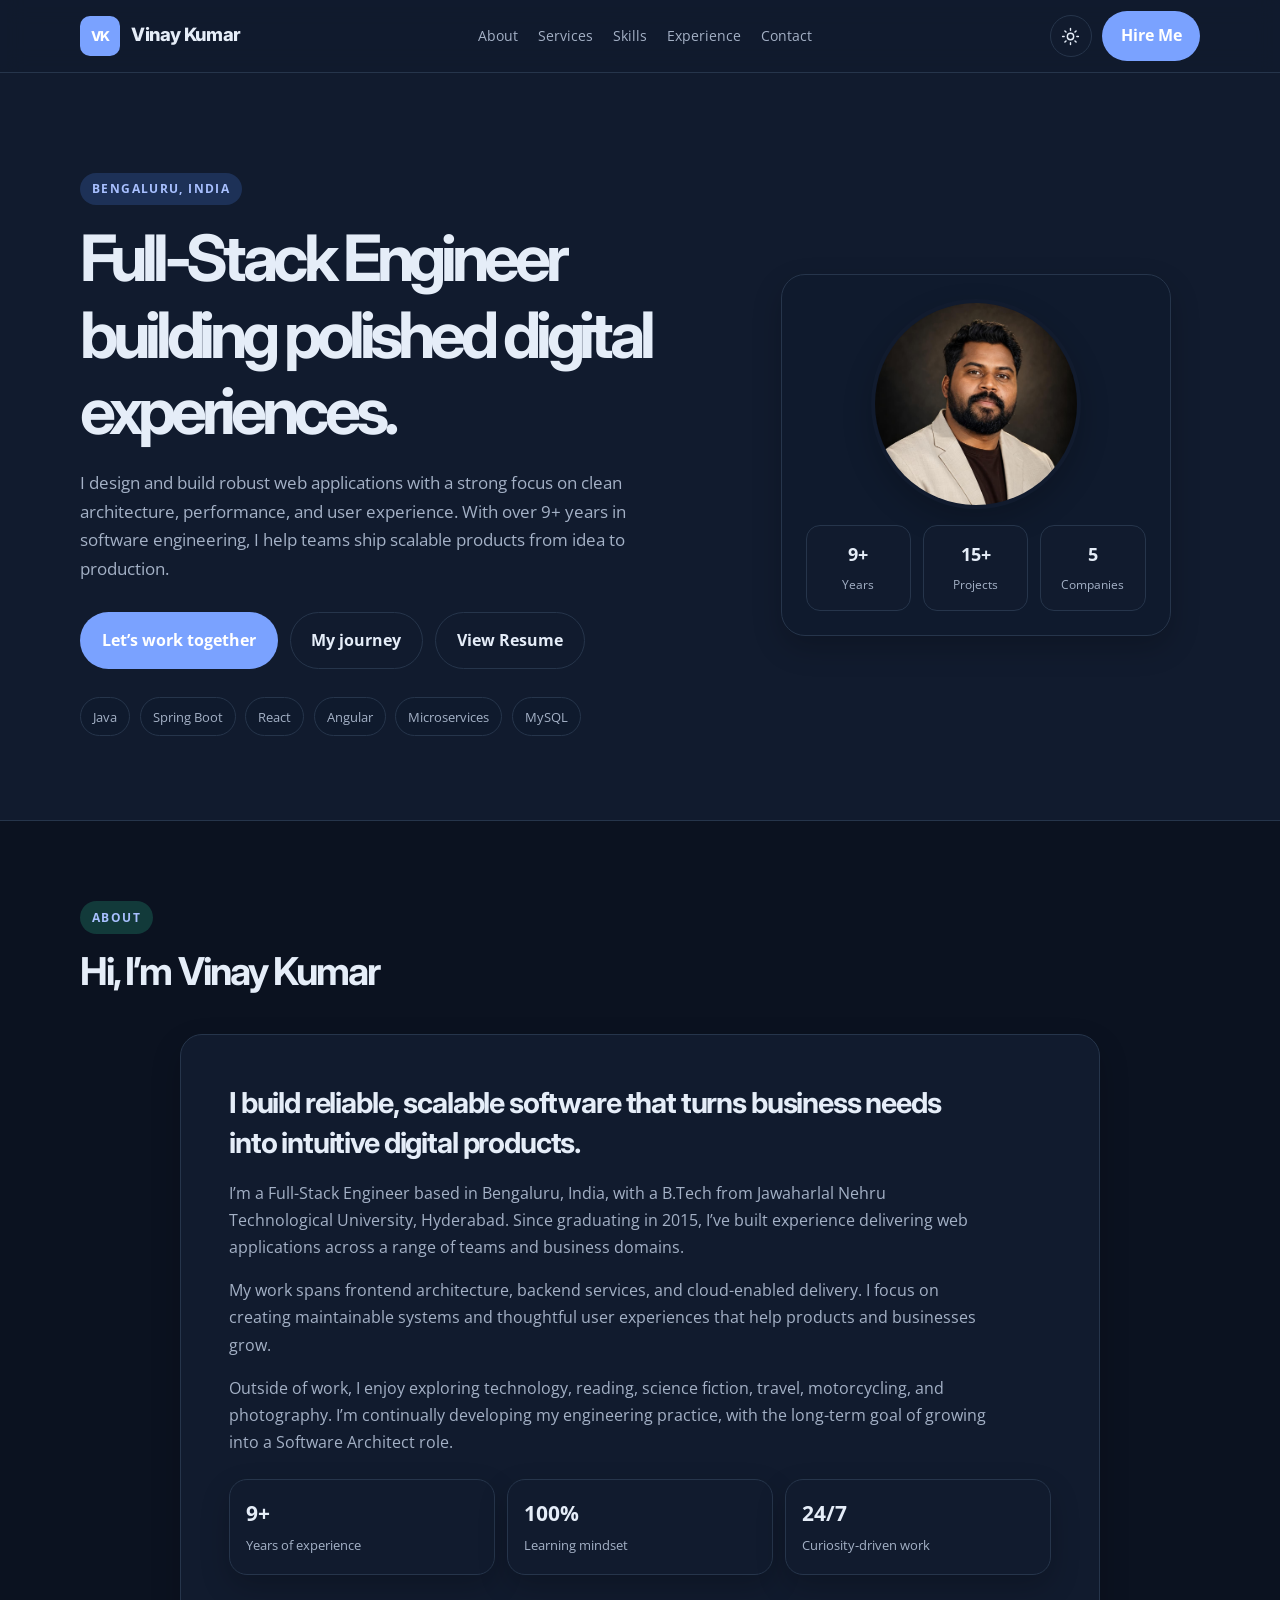
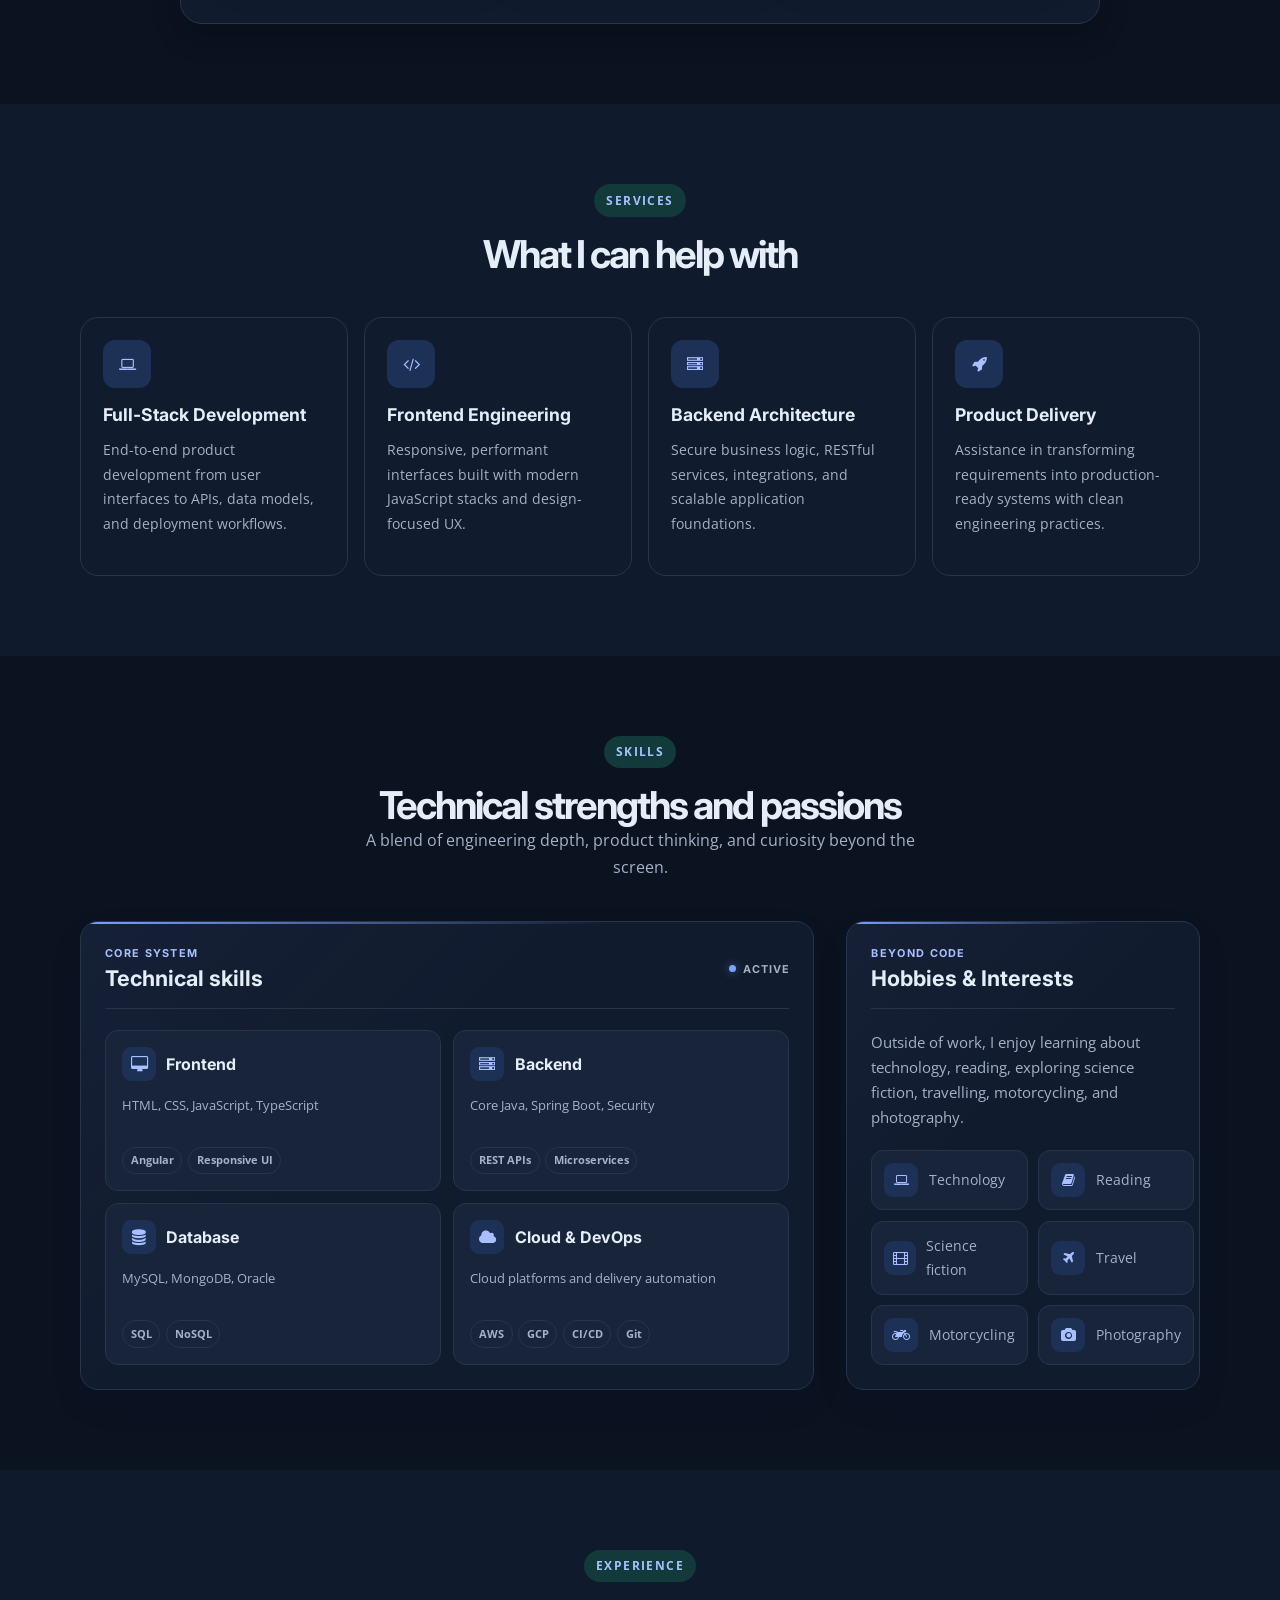
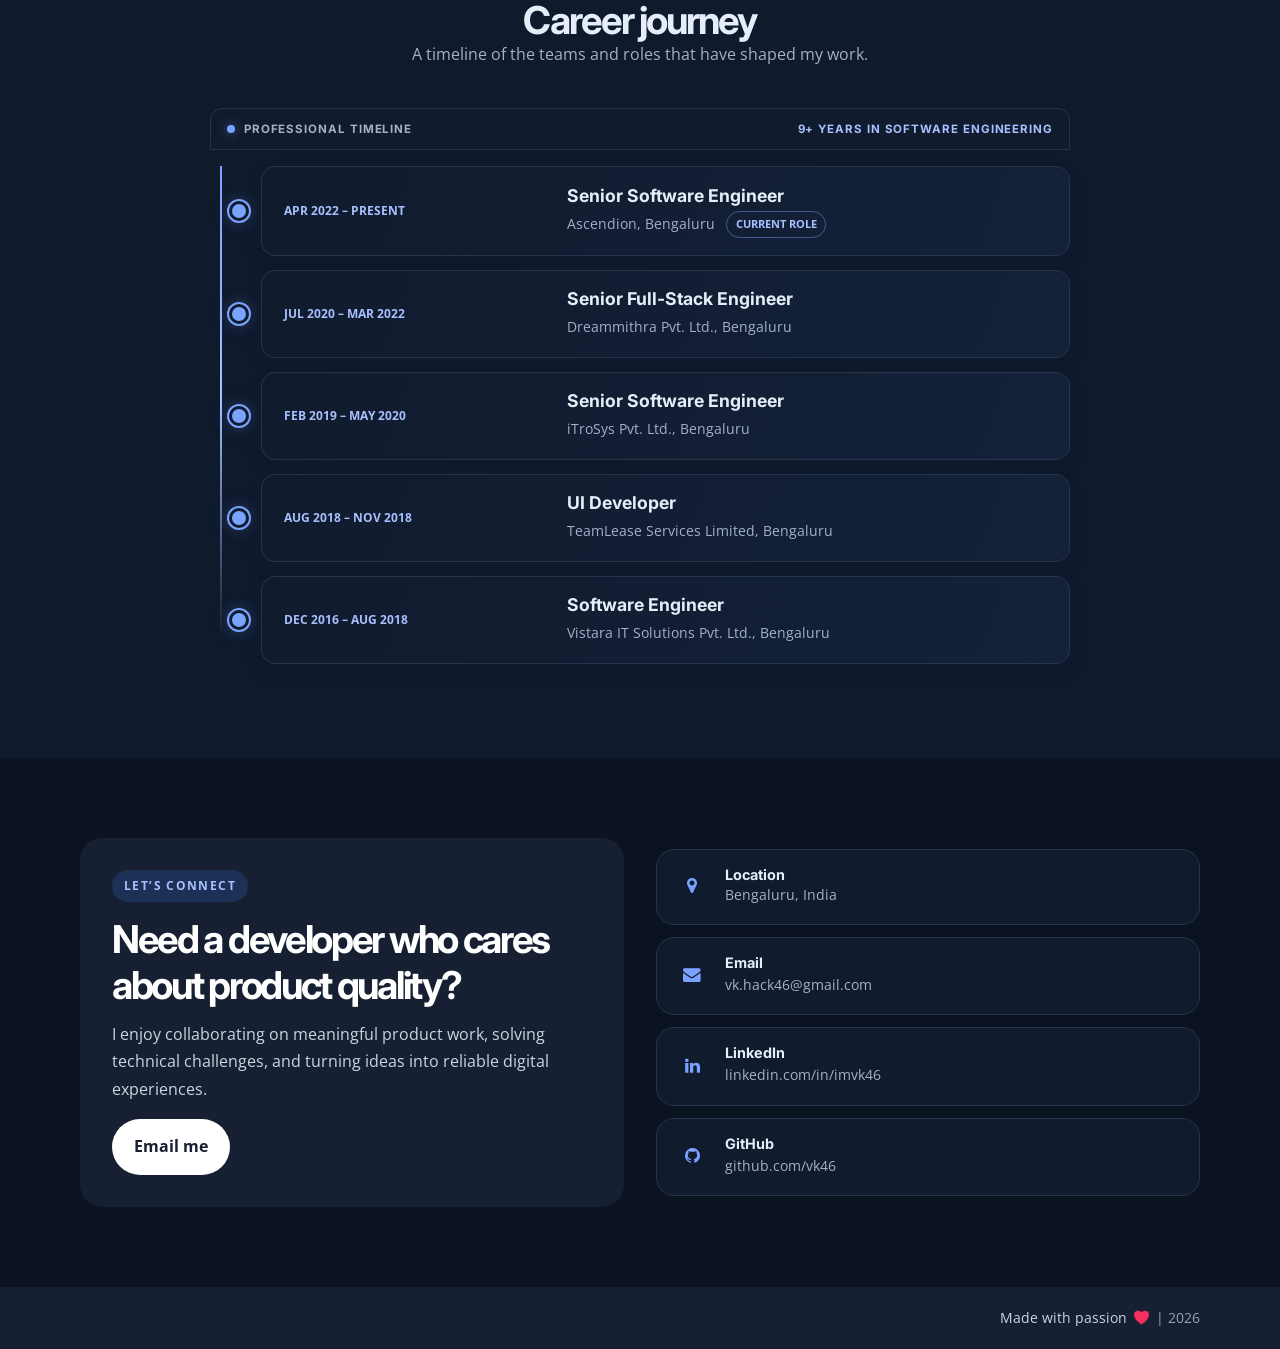
<file: index.html>
﻿<!DOCTYPE html>
<html lang="en">
<head>
    <meta charset="UTF-8" />
    <meta name="viewport" content="width=device-width, initial-scale=1.0" />
    <meta name="description" content="Vinay Kumar's portfolio showcasing experience, services, and technical skills." />
    <meta name="theme-color" content="#0b1220" />
    <title>Vinay Kumar | Full-Stack Engineer</title>
    <link rel="icon" type="image/png" href="images/vk.jpg" />
    <link rel="preconnect" href="https://fonts.googleapis.com" />
    <link rel="preconnect" href="https://fonts.gstatic.com" crossorigin />
    <link href="https://fonts.googleapis.com/css2?family=Inter:wght@400;500;600;700;800;900&family=Open+Sans:wght@400;600;700&display=swap" rel="stylesheet" />
    <link rel="stylesheet" href="css/font-awesome.min.css" />
    <link rel="stylesheet" href="css/style.css?v=skill-category-cards" />
    <script src="script/index.js" defer></script>
</head>
<body data-theme="dark">
    <div class="reading-progress" aria-hidden="true"><span></span></div>
    <header class="site-header">
        <div class="container nav-shell">
            <a href="#home" class="brand" aria-label="Vinay Kumar home">
                <span>VK</span> Vinay Kumar
            </a>

            <nav class="main-nav" id="main-navigation" aria-label="Main navigation">
                <a href="#about">About</a>
                <a href="#services">Services</a>
                <a href="#skills">Skills</a>
                <a href="#experience">Experience</a>
                <a href="#contact">Contact</a>
            </nav>

            <div class="nav-actions">
                <button class="theme-toggle" type="button" aria-label="Switch to dark mode" title="Switch to dark mode" aria-pressed="false">
                    <svg class="moon-icon" viewBox="0 0 24 24" aria-hidden="true"><path d="M20.3 15.4A8.5 8.5 0 0 1 8.6 3.7 8.6 8.6 0 1 0 20.3 15.4Z" /></svg>
                    <svg class="sun-icon" viewBox="0 0 24 24" aria-hidden="true"><circle cx="12" cy="12" r="4" /><path d="M12 2v2m0 16v2M4.93 4.93l1.42 1.42m11.3 11.3 1.42 1.42M2 12h2m16 0h2M4.93 19.07l1.42-1.42m11.3-11.3 1.42-1.42" /></svg>
                </button>
                <button class="menu-toggle" type="button" aria-label="Open navigation menu" aria-controls="main-navigation" aria-expanded="false">
                    <svg viewBox="0 0 24 24" aria-hidden="true"><path d="M4 7h16M4 12h16M4 17h16" /></svg>
                </button>
                <a class="header-button" href="#contact">Hire Me</a>
            </div>
        </div>
    </header>

    <main>
        <section class="hero" id="home">
            <div class="container hero-grid">
                <div class="hero-copy">
                    <p class="eyebrow">Bengaluru, India</p>
                    <h1>Full-Stack Engineer building polished digital experiences.</h1>
                    <p class="lead">
                        I design and build robust web applications with a strong focus on clean architecture,
                        performance, and user experience. With over <span class="total_experience">8+</span> years in software engineering,
                        I help teams ship scalable products from idea to production.
                    </p>

                    <div class="hero-actions">
                        <a class="btn btn-primary" href="#contact">Let’s work together</a>
                        <a class="btn btn-secondary" href="#experience">My journey</a>
                        <a class="btn btn-secondary" href="https://drive.google.com/file/d/116qLX8tFyprcihuaOVSpHZegTStgeqz9/view?usp=drive_link" target="_blank" rel="noopener noreferrer">View Resume</a>
                    </div>

                    <ul class="tech-tags" aria-label="Core technologies">
                        <li>Java</li>
                        <li>Spring Boot</li>
                        <li>React</li>
                        <li>Angular</li>
                        <li>Microservices</li>
                        <li>MySQL</li>
                    </ul>
                </div>

                <div class="hero-visual">
                    <div class="profile-panel">
                        <div class="avatar-wrap">
                            <img src="images/about.jpg" alt="Vinay Kumar" />
                        </div>

                        <!-- <div class="presence-badge">
                            <span class="dot"></span>
                            Available for opportunities
                        </div> -->

                        <div class="mini-stats">
                            <div>
                                <strong class="total_experience">9+</strong>
                                <span>Years</span>
                            </div>
                            <div>
                                <strong>15+</strong>
                                <span>Projects</span>
                            </div>
                            <div>
                                <strong>5</strong>
                                <span>Companies</span>
                            </div>
                        </div>
                    </div>
                </div>
            </div>
        </section>

        <section class="section" id="about">
            <div class="container">
                <div class="section-heading">
                    <p class="eyebrow accent-dark">About</p>
                    <h2>Hi, I’m Vinay Kumar</h2>
                </div>

                <div class="about-layout">
                    <div class="about-copy">
                        <p>
                            <strong class="about-lead">I build reliable, scalable software that turns business needs into intuitive digital products.</strong>
                        </p>
                        <p>
                            I’m a Full-Stack Engineer based in Bengaluru, India, with a B.Tech from Jawaharlal
                            Nehru Technological University, Hyderabad. Since graduating in 2015, I’ve built
                            experience delivering web applications across a range of teams and business domains.
                        </p>
                        <p>
                            My work spans frontend architecture, backend services, and cloud-enabled delivery. I focus
                            on creating maintainable systems and thoughtful user experiences that help products and
                            businesses grow.
                        </p>
                        <p>
                            Outside of work, I enjoy exploring technology, reading, science fiction, travel,
                            motorcycling, and photography. I’m continually developing my engineering practice, with
                            the long-term goal of growing into a Software Architect role.
                        </p>

                        <div class="stat-blocks">
                            <div class="stat-box">
                                <strong class="total_experience">9+</strong>
                                <span>Years of experience</span>
                            </div>
                            <div class="stat-box">
                                <strong>100%</strong>
                                <span>Learning mindset</span>
                            </div>
                            <div class="stat-box">
                                <strong>24/7</strong>
                                <span>Curiosity-driven work</span>
                            </div>
                        </div>
                    </div>
                </div>
            </div>
        </section>

        <section class="section section-soft" id="services">
            <div class="container">
                <div class="section-heading centered">
                    <p class="eyebrow accent-dark">Services</p>
                    <h2>What I can help with</h2>
                </div>

                <div class="services-grid">
                    <article class="service-card">
                        <div class="icon-wrap">
                            <i class="fa fa-laptop"></i>
                        </div>
                        <h3>Full-Stack Development</h3>
                        <p>End-to-end product development from user interfaces to APIs, data models, and deployment workflows.</p>
                    </article>

                    <article class="service-card">
                        <div class="icon-wrap">
                            <i class="fa fa-code"></i>
                        </div>
                        <h3>Frontend Engineering</h3>
                        <p>Responsive, performant interfaces built with modern JavaScript stacks and design-focused UX.</p>
                    </article>

                    <article class="service-card">
                        <div class="icon-wrap">
                            <i class="fa fa-server"></i>
                        </div>
                        <h3>Backend Architecture</h3>
                        <p>Secure business logic, RESTful services, integrations, and scalable application foundations.</p>
                    </article>

                    <article class="service-card">
                        <div class="icon-wrap">
                            <i class="fa fa-rocket"></i>
                        </div>
                        <h3>Product Delivery</h3>
                        <p>Assistance in transforming requirements into production-ready systems with clean engineering practices.</p>
                    </article>
                </div>
            </div>
        </section>

        <section class="section" id="skills">
            <div class="container">
                <div class="section-heading centered">
                    <p class="eyebrow accent-dark">Skills</p>
                    <h2>Technical strengths and passions</h2>
                    <p class="skills-intro">A blend of engineering depth, product thinking, and curiosity beyond the screen.</p>
                </div>

                <div class="skills-grid">
                    <div class="glass-panel skills-panel">
                        <div class="panel-heading">
                            <div>
                                <span class="panel-kicker">Core system</span>
                                <h3>Technical skills</h3>
                            </div>
                            <span class="panel-status"><span></span> Active</span>
                        </div>
                        <div class="technical-category-grid">
                            <article class="technical-category">
                                <div class="category-heading"><i class="fa fa-desktop"></i><h4>Frontend</h4></div>
                                <p>HTML, CSS, JavaScript, TypeScript</p>
                                <div class="category-tags"><span>Angular</span><span>Responsive UI</span></div>
                            </article>
                            <article class="technical-category">
                                <div class="category-heading"><i class="fa fa-server"></i><h4>Backend</h4></div>
                                <p>Core Java, Spring Boot, Security</p>
                                <div class="category-tags"><span>REST APIs</span><span>Microservices</span></div>
                            </article>
                            <article class="technical-category">
                                <div class="category-heading"><i class="fa fa-database"></i><h4>Database</h4></div>
                                <p>MySQL, MongoDB, Oracle</p>
                                <div class="category-tags"><span>SQL</span><span>NoSQL</span></div>
                            </article>
                            <article class="technical-category">
                                <div class="category-heading"><i class="fa fa-cloud"></i><h4>Cloud &amp; DevOps</h4></div>
                                <p>Cloud platforms and delivery automation</p>
                                <div class="category-tags"><span>AWS</span><span>GCP</span><span>CI/CD</span><span>Git</span></div>
                            </article>
                        </div>
                    </div>

                    <div class="glass-panel interests-panel">
                        <div class="panel-heading">
                            <div>
                                <span class="panel-kicker">Beyond code</span>
                                <h3>Hobbies &amp; Interests</h3>
                            </div>
                        </div>
                        <p class="hobbies-intro">Outside of work, I enjoy learning about technology, reading, exploring science fiction, travelling, motorcycling, and photography.</p>
                        <ul class="hobby-list">
                            <li><i class="fa fa-laptop"></i> Technology</li>
                            <li><i class="fa fa-book"></i> Reading</li>
                            <li><i class="fa fa-film"></i> Science fiction</li>
                            <li><i class="fa fa-plane"></i> Travel</li>
                            <li><i class="fa fa-motorcycle"></i> Motorcycling</li>
                            <li><i class="fa fa-camera"></i> Photography</li>
                        </ul>
                    </div>
                </div>
            </div>
        </section>

        <section class="section section-soft" id="experience">
            <div class="container">
                <div class="section-heading centered">
                    <p class="eyebrow accent-dark">Experience</p>
                    <h2>Career journey</h2>
                    <p class="journey-intro">A timeline of the teams and roles that have shaped my work.</p>
                </div>

                <div class="journey-meta" aria-label="Career timeline summary">
                    <span class="journey-label"><span class="journey-pulse"></span> Professional timeline</span>
                    <span class="journey-duration"><span class="total_experience">9+</span> years in software engineering</span>
                </div>

                <div class="timeline" aria-label="Career history">
                    <article class="timeline-item">
                        <div class="timeline-card">
                            <div class="timeline-date">
                                <p class="time-range">Apr 2022 – Present</p>
                            </div>
                            <div class="timeline-content">
                                <h3>Senior Software Engineer</h3>
                                <p class="company">Ascendion, Bengaluru <span class="role-status">Current role</span></p>
                            </div>
                        </div>
                    </article>

                    <article class="timeline-item">
                        <div class="timeline-card">
                            <div class="timeline-date">
                                <p class="time-range">Jul 2020 – Mar 2022</p>
                            </div>
                            <div class="timeline-content">
                                <h3>Senior Full-Stack Engineer</h3>
                                <p class="company">Dreammithra Pvt. Ltd., Bengaluru</p>
                            </div>
                        </div>
                    </article>

                    <article class="timeline-item">
                        <div class="timeline-card">
                            <div class="timeline-date">
                                <p class="time-range">Feb 2019 – May 2020</p>
                            </div>
                            <div class="timeline-content">
                                <h3>Senior Software Engineer</h3>
                                <p class="company">iTroSys Pvt. Ltd., Bengaluru</p>
                            </div>
                        </div>
                    </article>

                    <article class="timeline-item">
                        <div class="timeline-card">
                            <div class="timeline-date">
                                <p class="time-range">Aug 2018 – Nov 2018</p>
                            </div>
                            <div class="timeline-content">
                                <h3>UI Developer</h3>
                                <p class="company">TeamLease Services Limited, Bengaluru</p>
                            </div>
                        </div>
                    </article>

                    <article class="timeline-item">
                        <div class="timeline-card">
                            <div class="timeline-date">
                                <p class="time-range">Dec 2016 – Aug 2018</p>
                            </div>
                            <div class="timeline-content">
                                <h3>Software Engineer</h3>
                                <p class="company">Vistara IT Solutions Pvt. Ltd., Bengaluru</p>
                            </div>
                        </div>
                    </article>
                </div>
            </div>
        </section>

        <section class="section" id="contact">
            <div class="container">
                <div class="contact-wrap">
                    <div class="contact-panel">
                        <p class="eyebrow">Let’s connect</p>
                        <h2>Need a developer who cares about product quality?</h2>
                        <p>
                            I enjoy collaborating on meaningful product work, solving technical challenges, and turning
                            ideas into reliable digital experiences.
                        </p>
                        <a class="btn btn-light" href="mailto:vk.hack46@gmail.com">Email me</a>
                    </div>

                    <div class="contact-cards">
                        <div class="contact-card">
                            <i class="fa fa-map-marker"></i>
                            <div>
                                <h4>Location</h4>
                                <p>Bengaluru, India</p>
                            </div>
                        </div>
                        <div class="contact-card">
                            <i class="fa fa-envelope"></i>
                            <div>
                                <h4>Email</h4>
                                <a href="mailto:vk.hack46@gmail.com">vk.hack46@gmail.com</a>
                            </div>
                        </div>
                        <div class="contact-card">
                            <i class="fa fa-linkedin"></i>
                            <div>
                                <h4>LinkedIn</h4>
                                <a href="https://www.linkedin.com/in/imvk46" target="_blank" rel="noreferrer">linkedin.com/in/imvk46</a>
                            </div>
                        </div>
                        <div class="contact-card">
                            <i class="fa fa-github"></i>
                            <div>
                                <h4>GitHub</h4>
                                <a href="https://github.com/vk46" target="_blank" rel="noreferrer">github.com/vk46</a>
                            </div>
                        </div>
                    </div>
                </div>
            </div>
        </section>
    </main>

    <footer class="site-footer">
        <div class="container footer-shell">
            <p class="footer-message">
                <span>Made with passion</span>
                <img class="footer-image" src="images/heart-992_32.png" alt="" />
                <span class="footer-year">| <span id="footer-year"></span></span>
            </p>
        </div>
    </footer>

    <button class="back-to-top" type="button" aria-label="Back to top" title="Back to top">
        <svg viewBox="0 0 24 24" aria-hidden="true"><path d="m6 14 6-6 6 6" /></svg>
    </button>
</body>
</html>
</file>
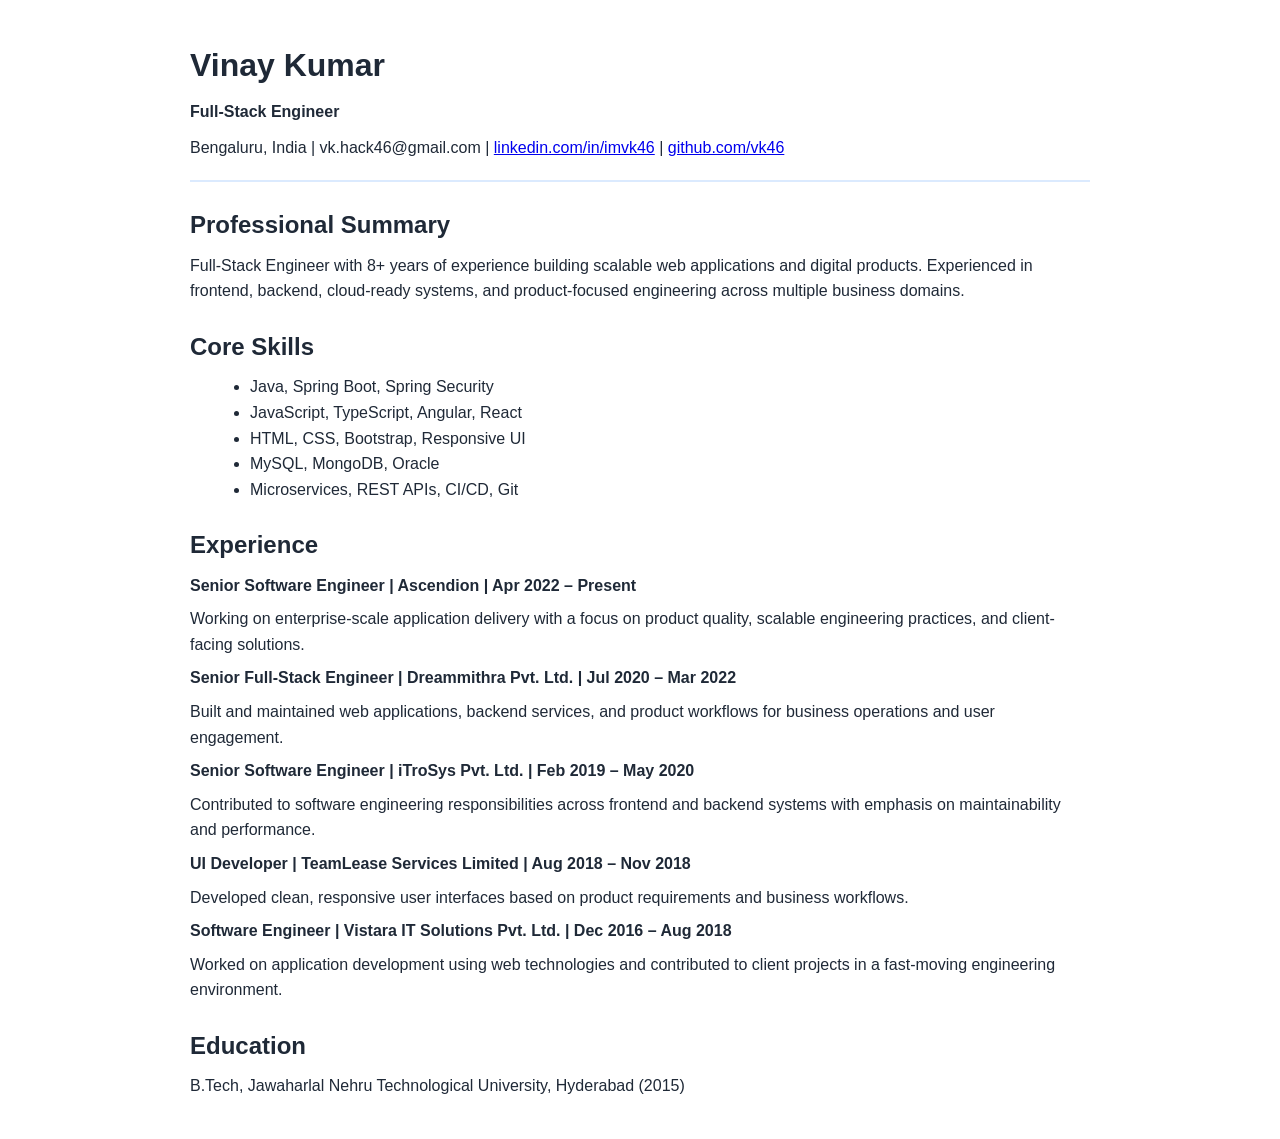
<file: resume.html>
<!DOCTYPE html>
<html lang="en">
<head>
  <meta charset="UTF-8" />
  <meta name="viewport" content="width=device-width, initial-scale=1.0" />
  <title>Vinay Kumar Resume</title>
  <style>
    body {
      font-family: Arial, sans-serif;
      margin: 40px auto;
      max-width: 900px;
      color: #1f2937;
      line-height: 1.6;
    }
    h1, h2, h3, p { margin: 0 0 8px; }
    .header { border-bottom: 2px solid #dbeafe; padding-bottom: 12px; margin-bottom: 20px; }
    .contact { margin-top: 10px; }
    .section { margin-top: 24px; }
    .role { font-weight: bold; }
    ul { margin: 8px 0 0 20px; }
    .meta { color: #475569; }
  </style>
</head>
<body>
  <div class="header">
    <h1>Vinay Kumar</h1>
    <p class="role">Full-Stack Engineer</p>
    <p class="contact">Bengaluru, India | vk.hack46@gmail.com | <a href="https://www.linkedin.com/in/imvk46">linkedin.com/in/imvk46</a> | <a href="https://github.com/vk46">github.com/vk46</a></p>
  </div>

  <div class="section">
    <h2>Professional Summary</h2>
    <p>Full-Stack Engineer with 8+ years of experience building scalable web applications and digital products. Experienced in frontend, backend, cloud-ready systems, and product-focused engineering across multiple business domains.</p>
  </div>

  <div class="section">
    <h2>Core Skills</h2>
    <ul>
      <li>Java, Spring Boot, Spring Security</li>
      <li>JavaScript, TypeScript, Angular, React</li>
      <li>HTML, CSS, Bootstrap, Responsive UI</li>
      <li>MySQL, MongoDB, Oracle</li>
      <li>Microservices, REST APIs, CI/CD, Git</li>
    </ul>
  </div>

  <div class="section">
    <h2>Experience</h2>
    <p class="role">Senior Software Engineer | Ascendion | Apr 2022 – Present</p>
    <p>Working on enterprise-scale application delivery with a focus on product quality, scalable engineering practices, and client-facing solutions.</p>

    <p class="role">Senior Full-Stack Engineer | Dreammithra Pvt. Ltd. | Jul 2020 – Mar 2022</p>
    <p>Built and maintained web applications, backend services, and product workflows for business operations and user engagement.</p>

    <p class="role">Senior Software Engineer | iTroSys Pvt. Ltd. | Feb 2019 – May 2020</p>
    <p>Contributed to software engineering responsibilities across frontend and backend systems with emphasis on maintainability and performance.</p>

    <p class="role">UI Developer | TeamLease Services Limited | Aug 2018 – Nov 2018</p>
    <p>Developed clean, responsive user interfaces based on product requirements and business workflows.</p>

    <p class="role">Software Engineer | Vistara IT Solutions Pvt. Ltd. | Dec 2016 – Aug 2018</p>
    <p>Worked on application development using web technologies and contributed to client projects in a fast-moving engineering environment.</p>
  </div>

  <div class="section">
    <h2>Education</h2>
    <p>B.Tech, Jawaharlal Nehru Technological University, Hyderabad (2015)</p>
  </div>
</body>
</html>
</file>
<file: css/style.css>
:root {
    --page: #f8fafc;
    --surface: #ffffff;
    --soft: #f1f5f9;
    --ink: #172033;
    --muted: #64748b;
    --line: #e2e8f0;
    --blue: #2563eb;
    --blue-dark: #1d4ed8;
    --teal: #0f766e;
    --shadow: 0 12px 30px rgba(15, 23, 42, 0.06);
}

* { box-sizing: border-box; }
html { scroll-behavior: smooth; }
body {
    margin: 0;
    color: var(--ink);
    background: var(--page);
    font: 16px/1.7 "Open Sans", sans-serif;
}
a { color: inherit; text-decoration: none; }
img { display: block; max-width: 100%; }
p { margin: 0 0 1rem; color: var(--muted); }
h1, h2, h3, h4 {
    margin: 0 0 .8rem;
    color: var(--ink);
    font-family: "Inter", sans-serif;
    line-height: 1.2;
}
.container { width: min(1120px, calc(100% - 32px)); margin: 0 auto; }
.section { padding: 80px 0; }
.section-soft { background: var(--soft); }
.section-heading { margin-bottom: 2.5rem; }
.section-heading.centered { text-align: center; }
.section-heading h2 { font-size: clamp(2rem, 3vw, 3rem); letter-spacing: -.05em; }
.eyebrow {
    display: inline-block;
    margin-bottom: .9rem;
    padding: .4rem .75rem;
    border-radius: 999px;
    background: #dbeafe;
    color: var(--blue-dark) !important;
    font-size: .72rem;
    font-weight: 700;
    letter-spacing: .12em;
    text-transform: uppercase;
}
.eyebrow.accent-dark { background: #ccfbf1; color: var(--teal); }

.site-header {
    position: sticky;
    top: 0;
    z-index: 10;
    background: rgba(255, 255, 255, .94);
    border-bottom: 1px solid var(--line);
    backdrop-filter: blur(12px);
}
.nav-shell {
    display: flex;
    align-items: center;
    justify-content: space-between;
    min-height: 72px;
    gap: 1rem;
}
.brand {
    color: var(--ink);
    font: 800 1.15rem "Inter", sans-serif;
    letter-spacing: -.04em;
    white-space: nowrap;
}
.brand span {
    display: inline-flex;
    align-items: center;
    justify-content: center;
    width: 40px;
    height: 40px;
    margin-right: .5rem;
    border-radius: 10px;
    background: var(--blue);
    color: #fff;
    font-size: .85rem;
}
.main-nav { display: flex; flex-wrap: wrap; gap: 1.25rem; }
.main-nav a { color: var(--muted); font-size: .9rem; }
.main-nav a:hover, .main-nav a:focus { color: var(--ink); }
.header-button, .btn {
    display: inline-flex;
    align-items: center;
    justify-content: center;
    border-radius: 999px;
    font-weight: 700;
    transition: transform .2s ease, background .2s ease;
}
.header-button {
    padding: .7rem 1.15rem;
    background: var(--blue);
    color: #fff;
}
.header-button:hover, .btn:hover { transform: translateY(-2px); }

.hero {
    padding: 100px 0 84px;
    background: var(--surface);
    border-bottom: 1px solid var(--line);
}
.hero-grid {
    display: grid;
    grid-template-columns: 1.15fr .85fr;
    gap: 4rem;
    align-items: center;
}
.hero-copy h1 {
    max-width: 650px;
    margin-bottom: 1.2rem;
    font-size: clamp(2.6rem, 5vw, 5rem);
    letter-spacing: -.08em;
}
.lead { max-width: 620px; font-size: 1.05rem; }
.hero-actions { display: flex; flex-wrap: wrap; gap: .75rem; margin-top: 1.8rem; }
.btn { padding: .85rem 1.3rem; border: 1px solid transparent; }
.btn-primary { background: var(--blue); color: #fff; }
.btn-primary:hover { background: var(--blue-dark); }
.btn-secondary { border-color: var(--line); background: var(--surface); color: var(--ink); }
.btn-light { background: #fff; color: #172033; }
.tech-tags {
    display: flex;
    flex-wrap: wrap;
    gap: .6rem;
    padding: 0;
    margin: 1.8rem 0 0;
    list-style: none;
}
.tech-tags li {
    padding: .45rem .75rem;
    border: 1px solid var(--line);
    border-radius: 999px;
    background: var(--soft);
    color: var(--muted);
    font-size: .82rem;
}
.hero-visual { display: flex; justify-content: center; }
.profile-panel {
    width: min(100%, 390px);
    padding: 1.5rem;
    border: 1px solid var(--line);
    border-radius: 24px;
    background: var(--soft);
    box-shadow: var(--shadow);
}
.avatar-wrap {
    width: 210px;
    height: 210px;
    margin: 0 auto 1rem;
    overflow: hidden;
    border: 4px solid var(--surface);
    border-radius: 50%;
    background: var(--surface);
    box-shadow: var(--shadow);
}
.avatar-wrap img { width: 100%; height: 100%; object-fit: cover; object-position: center top; }
.presence-badge {
    display: inline-flex;
    align-items: center;
    justify-content: center;
    gap: .6rem;
    width: 100%;
    padding: .65rem 1rem;
    border: 1px solid #99f6e4;
    border-radius: 999px;
    background: #ccfbf1;
    color: var(--teal);
    font-weight: 600;
}
.dot {
    width: 9px;
    height: 9px;
    border-radius: 50%;
    background: #14b8a6;
}
.mini-stats {
    display: grid;
    grid-template-columns: repeat(3, 1fr);
    gap: .75rem;
    margin-top: 1rem;
}
.mini-stats div {
    padding: .8rem .5rem;
    border: 1px solid var(--line);
    border-radius: 14px;
    background: var(--surface);
    text-align: center;
}
.mini-stats strong { display: block; font-size: 1.15rem; }
.mini-stats span { color: var(--muted); font-size: .75rem; }

.skills-grid, .contact-wrap {
    display: grid;
    grid-template-columns: 1fr 1fr;
    gap: 2rem;
    align-items: center;
}
.about-layout {
    max-width: 920px;
    margin: 0 auto;
}
.about-copy {
    padding: clamp(1.5rem, 4vw, 3rem);
    border: 1px solid var(--line);
    border-radius: 22px;
    background: var(--surface);
    box-shadow: var(--shadow);
}
.about-copy p { max-width: 760px; font-size: 1rem; }
.about-copy .about-lead {
    display: block;
    margin-bottom: .3rem;
    color: var(--ink);
    font: 700 clamp(1.35rem, 2.5vw, 1.8rem)/1.4 "Inter", sans-serif;
    letter-spacing: -.04em;
}
.stat-blocks { display: grid; grid-template-columns: repeat(3, 1fr); gap: .75rem; margin-top: 1.4rem; }
.stat-box, .service-card, .glass-panel, .timeline-card, .contact-card {
    border: 1px solid var(--line);
    border-radius: 18px;
    background: var(--surface);
    box-shadow: var(--shadow);
}
.stat-box { padding: 1rem; }
.stat-box strong { display: block; font-size: 1.3rem; }
.stat-box span { color: var(--muted); font-size: .8rem; }

.services-grid { display: grid; grid-template-columns: repeat(4, 1fr); gap: 1rem; }
.service-card { padding: 1.4rem; box-shadow: none; }
.icon-wrap {
    display: inline-flex;
    align-items: center;
    justify-content: center;
    width: 48px;
    height: 48px;
    margin-bottom: 1rem;
    border-radius: 12px;
    background: #dbeafe;
    color: var(--blue-dark);
}
.service-card h3 { font-size: 1.1rem; }
.service-card p { font-size: .9rem; }

.skills-intro { max-width: 560px; margin: -.9rem auto 0; }
.skills-grid { grid-template-columns: minmax(0, 1.35fr) minmax(280px, .65fr); align-items: stretch; }
.glass-panel {
    position: relative;
    overflow: hidden;
    padding: 1.5rem;
    border-radius: 18px;
    border: 1px solid var(--line);
    background:
        linear-gradient(135deg, color-mix(in srgb, var(--blue) 4%, transparent), transparent 42%),
        var(--surface);
    box-shadow: 0 14px 35px rgba(15, 23, 42, .07);
}
.glass-panel::before {
    content: "";
    position: absolute;
    inset: 0 0 auto;
    height: 2px;
    background: linear-gradient(90deg, var(--blue), transparent 72%);
}
.glass-panel h3 { margin: 0; font-size: 1.35rem; }
.panel-heading {
    display: flex;
    align-items: center;
    justify-content: space-between;
    margin-bottom: 1.35rem;
    padding-bottom: 1rem;
    border-bottom: 1px solid var(--line);
}
.panel-kicker {
    display: block;
    margin-bottom: .35rem;
    color: var(--blue-dark);
    font: 700 .68rem "Inter", sans-serif;
    letter-spacing: .12em;
    text-transform: uppercase;
}
.panel-status {
    display: inline-flex;
    align-items: center;
    gap: .45rem;
    color: var(--muted);
    font: 700 .68rem "Inter", sans-serif;
    letter-spacing: .08em;
    text-transform: uppercase;
}
.panel-status span {
    width: 7px;
    height: 7px;
    border-radius: 50%;
    background: var(--blue);
    box-shadow: 0 0 10px color-mix(in srgb, var(--blue) 55%, transparent);
}
.interest-count { color: var(--blue-dark); font: 800 1.15rem "Inter", sans-serif; }
.hobbies-intro { margin-bottom: 1.25rem; font-size: .92rem; }
.technical-category-grid {
    display: grid;
    grid-template-columns: repeat(2, minmax(0, 1fr));
    gap: .75rem;
}
.technical-category {
    min-height: 150px;
    padding: 1rem;
    border: 1px solid var(--line);
    border-radius: 13px;
    background: color-mix(in srgb, var(--surface) 92%, var(--blue));
    transition: border-color .2s ease, transform .2s ease;
}
.technical-category:hover { border-color: var(--blue); transform: translateY(-2px); }
.category-heading { display: flex; align-items: center; gap: .65rem; }
.category-heading i {
    display: inline-flex;
    align-items: center;
    justify-content: center;
    width: 34px;
    height: 34px;
    border-radius: 9px;
    background: #dbeafe;
    color: var(--blue-dark);
}
.category-heading h4 { margin: 0; font-size: 1rem; }
.technical-category p { min-height: 44px; margin: .8rem 0 .55rem; font-size: .82rem; }
.category-tags { display: flex; flex-wrap: wrap; gap: .35rem; }
.category-tags span {
    padding: .22rem .48rem;
    border: 1px solid var(--line);
    border-radius: 999px;
    color: var(--muted);
    font-size: .68rem;
    font-weight: 700;
}
.hobby-list { display: grid; grid-template-columns: repeat(2, 1fr); gap: .65rem; padding: 0; margin: 0; list-style: none; }
.hobby-list li {
    display: flex;
    align-items: center;
    min-height: 56px;
    padding: .75rem;
    border: 1px solid var(--line);
    border-radius: 12px;
    background: color-mix(in srgb, var(--surface) 92%, var(--blue));
    color: var(--muted);
    font-size: .88rem;
    transition: border-color .2s ease, transform .2s ease;
}
.hobby-list li:hover { border-color: var(--blue); transform: translateY(-2px); }
.hobby-list i {
    display: inline-flex;
    align-items: center;
    justify-content: center;
    width: 34px;
    height: 34px;
    margin-right: .65rem;
    border-radius: 9px;
    background: #dbeafe;
    color: var(--blue-dark);
}

.journey-intro { max-width: 520px; margin: -.9rem auto 0; }
.journey-meta {
    display: flex;
    align-items: center;
    justify-content: space-between;
    max-width: 860px;
    margin: 0 auto 1rem;
    padding: .8rem 1rem;
    border: 1px solid var(--line);
    border-radius: 12px 12px 0 0;
    background: var(--surface);
    color: var(--muted);
    font: 700 .72rem "Inter", sans-serif;
    letter-spacing: .08em;
    text-transform: uppercase;
}
.journey-label { display: inline-flex; align-items: center; gap: .55rem; }
.journey-pulse {
    width: 8px;
    height: 8px;
    border-radius: 50%;
    background: var(--blue);
    box-shadow: 0 0 12px color-mix(in srgb, var(--blue) 55%, transparent);
}
.journey-duration { color: var(--blue-dark); }
.timeline { position: relative; max-width: 860px; margin: 0 auto; padding: 0 0 0 1.2rem; }
.timeline::before {
    content: "";
    position: absolute;
    top: 0;
    bottom: 1.5rem;
    left: 10px;
    width: 2px;
    background: linear-gradient(var(--blue), var(--blue-dark), transparent);
}
.timeline-item { position: relative; margin-bottom: .85rem; padding-left: 2rem; }
.timeline-item::before {
    content: "";
    position: absolute;
    top: 50%;
    left: 0;
    width: 14px;
    height: 14px;
    border: 3px solid var(--surface);
    border-radius: 50%;
    background: var(--blue);
    box-shadow: 0 0 0 2px var(--blue), 0 0 16px color-mix(in srgb, var(--blue) 35%, transparent);
    transform: translateY(-50%);
    z-index: 1;
}
.timeline-card {
    display: grid;
    grid-template-columns: minmax(190px, .7fr) 1.3fr;
    align-items: center;
    gap: 1.5rem;
    padding: 1.1rem 1.35rem;
    border-color: var(--line);
    border-radius: 14px;
    background: linear-gradient(110deg, var(--surface), color-mix(in srgb, var(--surface) 88%, var(--blue)));
    box-shadow: 0 8px 24px rgba(15, 23, 42, .04);
    transition: border-color .2s ease, transform .2s ease, box-shadow .2s ease;
}
.timeline-card:hover {
    border-color: var(--blue);
    box-shadow: 0 12px 28px rgba(15, 23, 42, .1);
    transform: translateX(4px);
}
.timeline-date { display: flex; align-items: center; }
.time-range { margin: 0; color: var(--blue-dark); font-size: .78rem; font-weight: 700; text-transform: uppercase; }
.timeline-content h3 { margin: 0 0 .35rem; font-size: 1.1rem; }
.company { margin: 0; font-size: .9rem; }
.role-status {
    display: inline-block;
    margin-left: .45rem;
    padding: .18rem .55rem;
    border: 1px solid color-mix(in srgb, var(--blue) 45%, transparent);
    border-radius: 999px;
    color: var(--blue-dark);
    font-size: .68rem;
    font-weight: 700;
    text-transform: uppercase;
    vertical-align: .08rem;
}

.contact-panel {
    padding: 2rem;
    border-radius: 22px;
    background: var(--ink);
    color: #fff;
}
.contact-panel h2 { color: #fff; font-size: clamp(2rem, 3vw, 3rem); letter-spacing: -.06em; }
.contact-panel p { color: #cbd5e1; }
.contact-cards { display: grid; gap: .75rem; }
.contact-card { display: flex; align-items: center; gap: .9rem; padding: 1rem; box-shadow: none; }
.contact-card i { width: 38px; color: var(--blue); font-size: 1.1rem; text-align: center; }
.contact-card h4 { margin: 0; font-size: .9rem; }
.contact-card p, .contact-card a { margin: 0; color: var(--muted); font-size: .9rem; }
.site-footer { padding: 1.2rem 0; background: var(--ink); color: #cbd5e1; }
.footer-shell { display: flex; justify-content: space-between; gap: 1rem; flex-wrap: wrap; }
.footer-shell p { margin: 0; color: inherit; font-size: .85rem; }
.footer-shell .footer-message { display: inline-flex; align-items: center; gap: .45rem; margin-left: auto; }
.footer-image {
    display: block;
    width: 15px;
    height: 15px;
    flex: 0 0 auto;
    object-fit: contain;
}
.footer-year { color: #94a3b8; }

.reading-progress {
    position: fixed;
    inset: 0 0 auto;
    z-index: 20;
    height: 3px;
    pointer-events: none;
}
.reading-progress span {
    display: block;
    width: 100%;
    height: 100%;
    background: var(--blue);
    transform-origin: left;
}
.nav-actions { display: flex; align-items: center; gap: .65rem; }
.theme-toggle, .menu-toggle, .back-to-top {
    display: inline-flex;
    align-items: center;
    justify-content: center;
    width: 42px;
    height: 42px;
    padding: 0;
    border: 1px solid var(--line);
    border-radius: 50%;
    background: var(--surface);
    color: var(--ink);
    cursor: pointer;
}
.theme-toggle svg, .menu-toggle svg, .back-to-top svg {
    width: 19px;
    height: 19px;
    fill: none;
    stroke: currentColor;
    stroke-linecap: round;
    stroke-linejoin: round;
    stroke-width: 1.8;
}
.sun-icon, [data-theme="dark"] .moon-icon { display: none; }
[data-theme="dark"] .sun-icon { display: block; }
.menu-toggle { display: none; }
.main-nav a[aria-current="location"] { color: var(--blue-dark); }
.back-to-top {
    position: fixed;
    right: 1.25rem;
    bottom: 1.25rem;
    z-index: 9;
    opacity: 0;
    visibility: hidden;
    transform: translateY(8px);
    box-shadow: var(--shadow);
    transition: opacity .2s ease, visibility .2s ease, transform .2s ease;
}
.back-to-top.is-visible { opacity: 1; visibility: visible; transform: translateY(0); }
.reveal {
    opacity: 0;
    transform: translateY(16px);
    transition: opacity .55s ease, transform .55s ease;
}
.reveal.is-visible { opacity: 1; transform: translateY(0); }
html.js-ready .main-nav a, html.js-ready .btn, html.js-ready .service-card,
html.js-ready .theme-toggle, html.js-ready .menu-toggle, html.js-ready .back-to-top {
    -webkit-tap-highlight-color: transparent;
}
button:focus-visible, a:focus-visible {
    outline: 3px solid var(--blue);
    outline-offset: 3px;
}

body[data-theme="dark"] {
    --page: #0b1220;
    --surface: #111b2e;
    --soft: #0f1a2d;
    --ink: #e5edf8;
    --muted: #a4b1c6;
    --line: #26354b;
    --blue: #7aa2ff;
    --blue-dark: #a8c0ff;
    --teal: #5eead4;
    --shadow: 0 12px 30px rgba(0, 0, 0, .2);
}
body[data-theme="dark"] .site-header { background: rgba(17, 27, 46, .94); }
body[data-theme="dark"] .brand span { background: var(--blue); }
body[data-theme="dark"] .btn-light { color: #172033; }
body[data-theme="dark"] .eyebrow { background: #1d3157; color: var(--blue-dark) !important; }
body[data-theme="dark"] .eyebrow.accent-dark { background: #123a3a; color: var(--teal); }
body[data-theme="dark"] .icon-wrap { background: #1d3157; color: var(--blue-dark); }
body[data-theme="dark"] .progress { background: #26354b; }
body[data-theme="dark"] .hobby-list li { background: #17243a; }
body[data-theme="dark"] .skill-row { background: #17243a; }
body[data-theme="dark"] .technical-category { background: #17243a; }
body[data-theme="dark"] .category-heading i { background: #1d3157; }
body[data-theme="dark"] .hobby-list i { background: #1d3157; }
body[data-theme="dark"] .timeline-card { background: linear-gradient(110deg, #111b2e, #142139); }
.contact-panel, .site-footer { background: #172033; }

@media (max-width: 980px) {
    .hero-grid { grid-template-columns: 1fr; gap: 2rem; }
    .hero-copy { text-align: center; }
    .hero-copy h1, .lead { margin-left: auto; margin-right: auto; }
    .hero-actions, .tech-tags { justify-content: center; }
    .services-grid { grid-template-columns: repeat(2, 1fr); }
}
@media (max-width: 700px) {
    .nav-shell { flex-wrap: wrap; justify-content: space-between; padding: .65rem 0; }
    .main-nav {
        display: none;
        order: 3;
        width: 100%;
        padding: .65rem 0 .3rem;
        border-top: 1px solid var(--line);
    }
    .main-nav.is-open { display: flex; }
    .main-nav a { padding: .35rem .15rem; }
    .nav-actions { margin-left: auto; }
    .menu-toggle { display: inline-flex; }
    .header-button { display: none; }
    .hero { padding: 72px 0; }
    .skills-grid, .contact-wrap, .services-grid { grid-template-columns: 1fr; }
    .timeline-card { grid-template-columns: 1fr; gap: .65rem; }
    .timeline-date { gap: .65rem; }
    .timeline-item { padding-left: 1.7rem; }
    .section { padding: 64px 0; }
    .stat-blocks { grid-template-columns: 1fr; }
    .footer-shell { justify-content: center; text-align: center; }
    .footer-shell .footer-message { margin-left: 0; }
}
@media (max-width: 420px) {
    .technical-category-grid { grid-template-columns: 1fr; }
    .hobby-list { grid-template-columns: 1fr; }
    .journey-meta { align-items: flex-start; flex-direction: column; gap: .4rem; }
    .time-range { font-size: .7rem; }
    .timeline-card { padding: 1rem; }
}
@media (prefers-reduced-motion: reduce) {
    *, *::before, *::after {
        scroll-behavior: auto !important;
        animation-duration: .01ms !important;
        animation-iteration-count: 1 !important;
        transition-duration: .01ms !important;
    }
    .reveal { opacity: 1; transform: none; }
}
</file>
